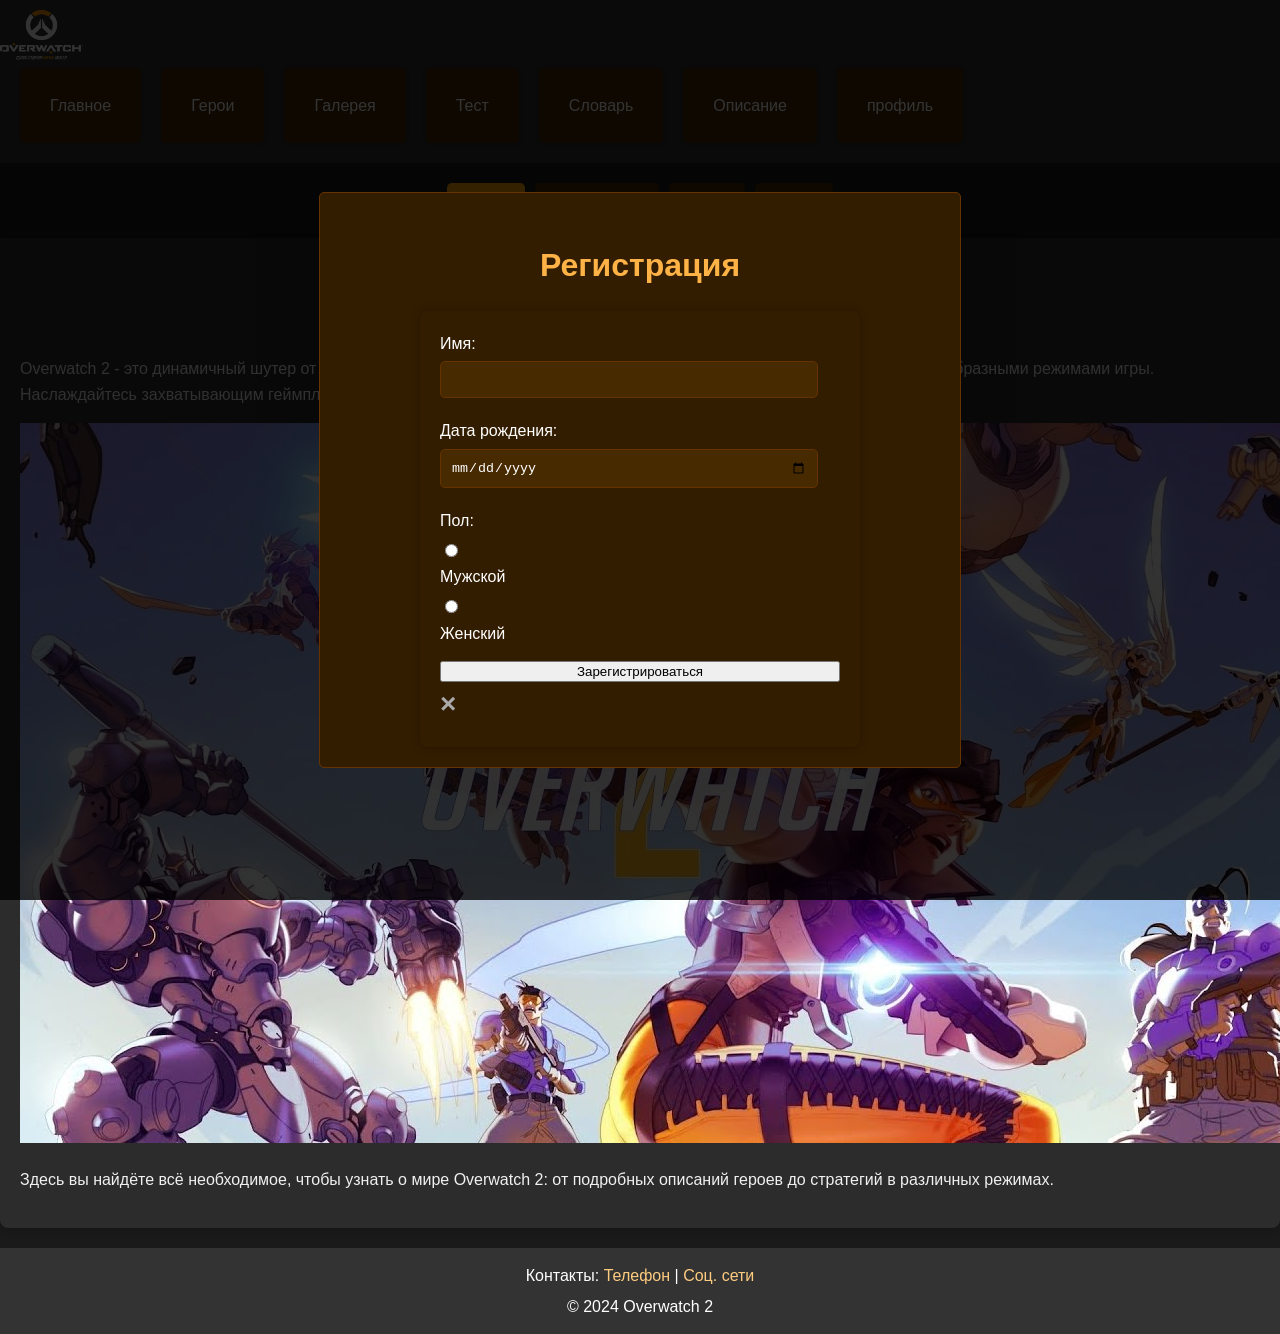
<file: index.html>
<!DOCTYPE html>
<html lang="ru">

<head>
    <meta charset="UTF-8">
    <meta name="viewport" content="width=device-width, initial-scale=1.0">
    <title>Overwatch 2 - Официальный сайт фанатов</title>
    <link rel="stylesheet" href="style.css">
</head>

<body>
    <header>
        <div id="logo">
            <img src="img/your-logo.png" alt="Your Logo">
        </div>
        <nav>
            <ul>
                <li><a href="index.html" id="current">Главное</a></li>
                <li><a href="heroes.html">Герои</a></li>
                <li><a href="gallery.html">Галерея</a></li>
                <li><a href="test.html">Тест</a></li>
                <li><a href="glossary.html">Словарь</a></li>
                <li><a href="description.html">Описание</a></li>
                <li><a href="profile.html">профиль</a></li>
            </ul>
        </nav>
    </header>
    <div id="registrationModal" class="modal">
        <div class="modal-content">
            <h2>Регистрация</h2>
            <form id="registrationForm">
                <div>
                    <label for="nameInput">Имя:</label>
                    <input type="text" id="nameInput" name="name" required>
                </div>
                <div>
                    <label for="dateInput">Дата рождения:</label>
                    <input type="date" id="dateInput" name="date" required>
                </div>
                <div>
                    <label for="gender">Пол:</label>
                    <input type="radio" id="genderMale" name="gender" value="Мужской" required>
                    <label for="genderMale">Мужской</label>
                    <input type="radio" id="genderFemale" name="gender" value="Женский" required>
                    <label for="genderFemale">Женский</label>
                </div>
                <button type="submit">Зарегистрироваться</button>
                <span class="close-modal">&times;</span>
            </form>
        </div>
    </div>
    <main id="content">
        <div class="tabs">
            <button class="tab-button active" data-tab="overview">Обзор</button>
            <button class="tab-button" data-tab="modes">Режимы игры</button>
            <button class="tab-button" data-tab="heroes">Герои</button>
            <button class="tab-button" data-tab="maps">Карты</button>
        </div>
        <div class="tab-content active" id="overview">
            <h2>Добро пожаловать на Overwatch 2!</h2>
            <p>Overwatch 2 - это динамичный шутер от первого лица с большим количеством героев, уникальными
                способностями и разнообразными режимами игры. Наслаждайтесь захватывающим геймплеем и дружелюбной
                атмосферой с друзьями!</p>
            <img src="img/ow2_cover.jpg" alt="Overwatch 2">
            <p>Здесь вы найдёте всё необходимое, чтобы узнать о мире Overwatch 2: от подробных описаний героев до
                стратегий в различных режимах.</p>
        </div>
        <div class="tab-content" id="modes">
            <h2>Режимы игры Overwatch 2</h2>
            <p>Наслаждайтесь захватывающими режимами, каждый из которых требует определенной стратегии и умений.</p>
            <ul>
                <li><strong>Захват точек:</strong> Классический режим, где команды соревнуются в захвате и удержании
                    контрольных точек.</li>
                <li><strong>Сопровождение:</strong> Команды соревнуются в доставке груза по карте.</li>
                <li><strong>Битва:</strong> Быстрый и динамичный режим с простыми правилами.</li>
                <li><strong>Командные бои:</strong> Много новых режимов с уникальными правилами!</li>
                <li><strong>Аркады:</strong> Множество разнообразных аркадных режимов, где вы можете испытать всё!</li>
            </ul>
        </div>
        <div class="tab-content" id="heroes">
            <h2>Герои Overwatch 2</h2>
            <p>Узнайте о каждом герое и выберите себе нового фаворита!</p>
            <p>Здесь представлена информация о 5 героях каждого класса (Танки, Урон, Поддержка).</p>
            <ul>
                <li><strong>Танки:</strong> Райнхардт, Орисса, Заря, Д.Ва, Уинстон</li>
                <li><strong>Урон:</strong> Солдат-76, Трейсер, Жнец, Гэнцзи, Маккри</li>
                <li><strong>Поддержка:</strong> Ангел, Лусио, Дзенъятта, Ана, Мойра</li>
            </ul>
        </div>
        <div class="tab-content" id="maps">
            <h2>Поля боя Overwatch 2</h2>
            <p>Погрузитесь в атмосферу каждой карты с захватывающими сражениями.</p>
            <ul>
                <li><strong>Нью-Йорк:</strong> </li>
                <li><strong>Рио-де-Жанейро:</strong> </li>
                <li><strong>Лондон:</strong> </li>
                <li><strong>Токио:</strong> </li>
                <li><strong>Храм Анубиса:</strong> </li>
            </ul>
            <p>Список карт постоянно пополняется новыми локациями.</p>
        </div>
    </main>
    <footer>
        <div>Контакты: <a href="tel:+7945582409">Телефон</a> | <a href="#">Соц. сети</a></div>
        <div>&copy; 2024 Overwatch 2</div>
    </footer>
    <script src="script.js"></script>
</body>

</html>
</file>
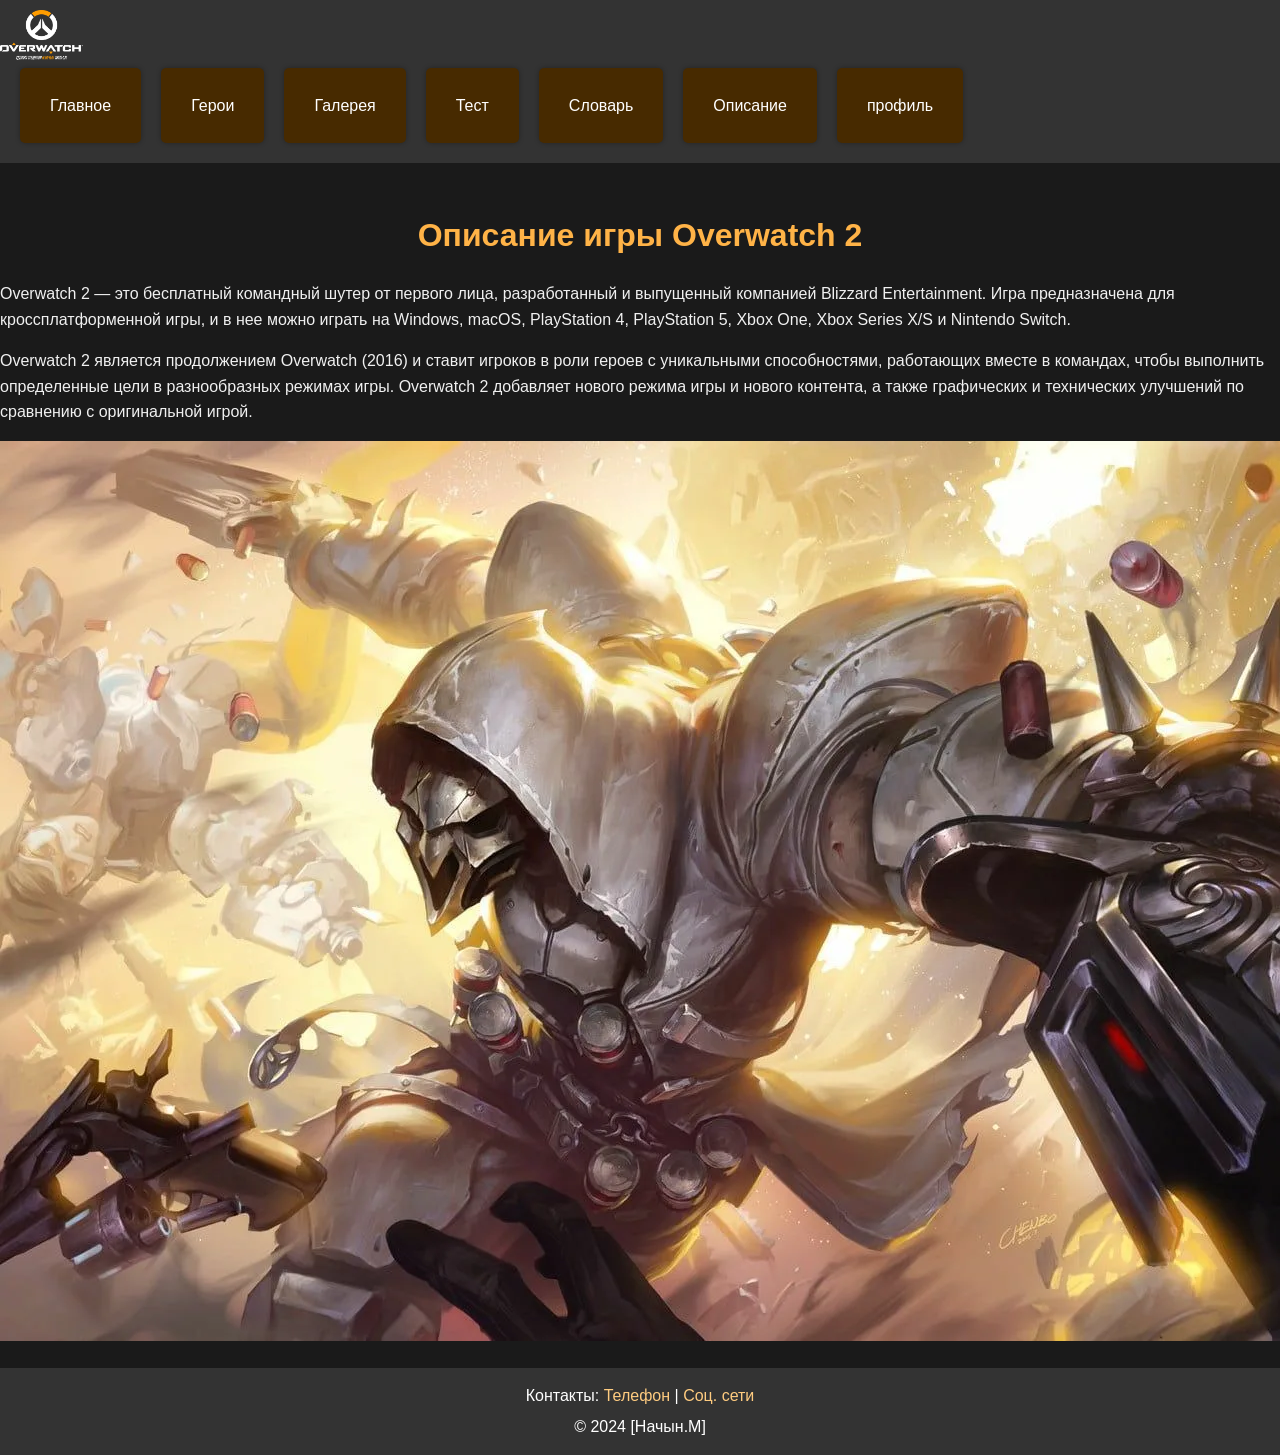
<file: description.html>
<!DOCTYPE html>
<html lang="ru">

<head>
    <meta charset="UTF-8">
    <meta name="viewport" content="width=device-width, initial-scale=1.0">
    <title>Overwatch 2 - Описание</title>
    <link rel="stylesheet" href="style.css">
</head>

<body>
    <header>
        <div id="logo">
            <img src="img/your-logo.png" alt="Your Logo">
        </div>
        <nav>
            <ul>
                <li><a href="index.html">Главное</a></li>
                <li><a href="heroes.html">Герои</a></li>
                <li><a href="gallery.html">Галерея</a></li>
                <li><a href="test.html">Тест</a></li>
                <li><a href="glossary.html">Словарь</a></li>
                <li><a href="description.html" id="current">Описание</a></li>
                <li><a href="profile.html">профиль</a></li>
            </ul>
        </nav>
    </header>
    <main id="content">
        <div class="slide">
            <h2>Описание игры Overwatch 2</h2>
            <p>Overwatch 2 — это бесплатный командный шутер от первого лица, разработанный и выпущенный компанией
                Blizzard Entertainment. Игра предназначена для кроссплатформенной игры, и в нее можно играть на
                Windows, macOS, PlayStation 4, PlayStation 5, Xbox One, Xbox Series X/S и Nintendo Switch. </p>
            <p>Overwatch 2 является продолжением Overwatch (2016) и ставит игроков в роли героев с уникальными
                способностями, работающих вместе в командах, чтобы выполнить определенные цели в разнообразных режимах
                игры. Overwatch 2 добавляет нового режима игры и нового контента, а также графических и технических
                улучшений по сравнению с оригинальной игрой. </p>
            <img src="img/ow3_cover.jpg" alt="Overwatch 2">
        </div>
    </main>
    <footer>
        <div>Контакты: <a href="tel:+7945582409">Телефон</a> | <a href="#">Соц. сети</a></div>
        <div>&copy; 2024 [Начын.М]</div>
    </footer>
    <script src="script.js"></script>
</body>

</html>
</file>
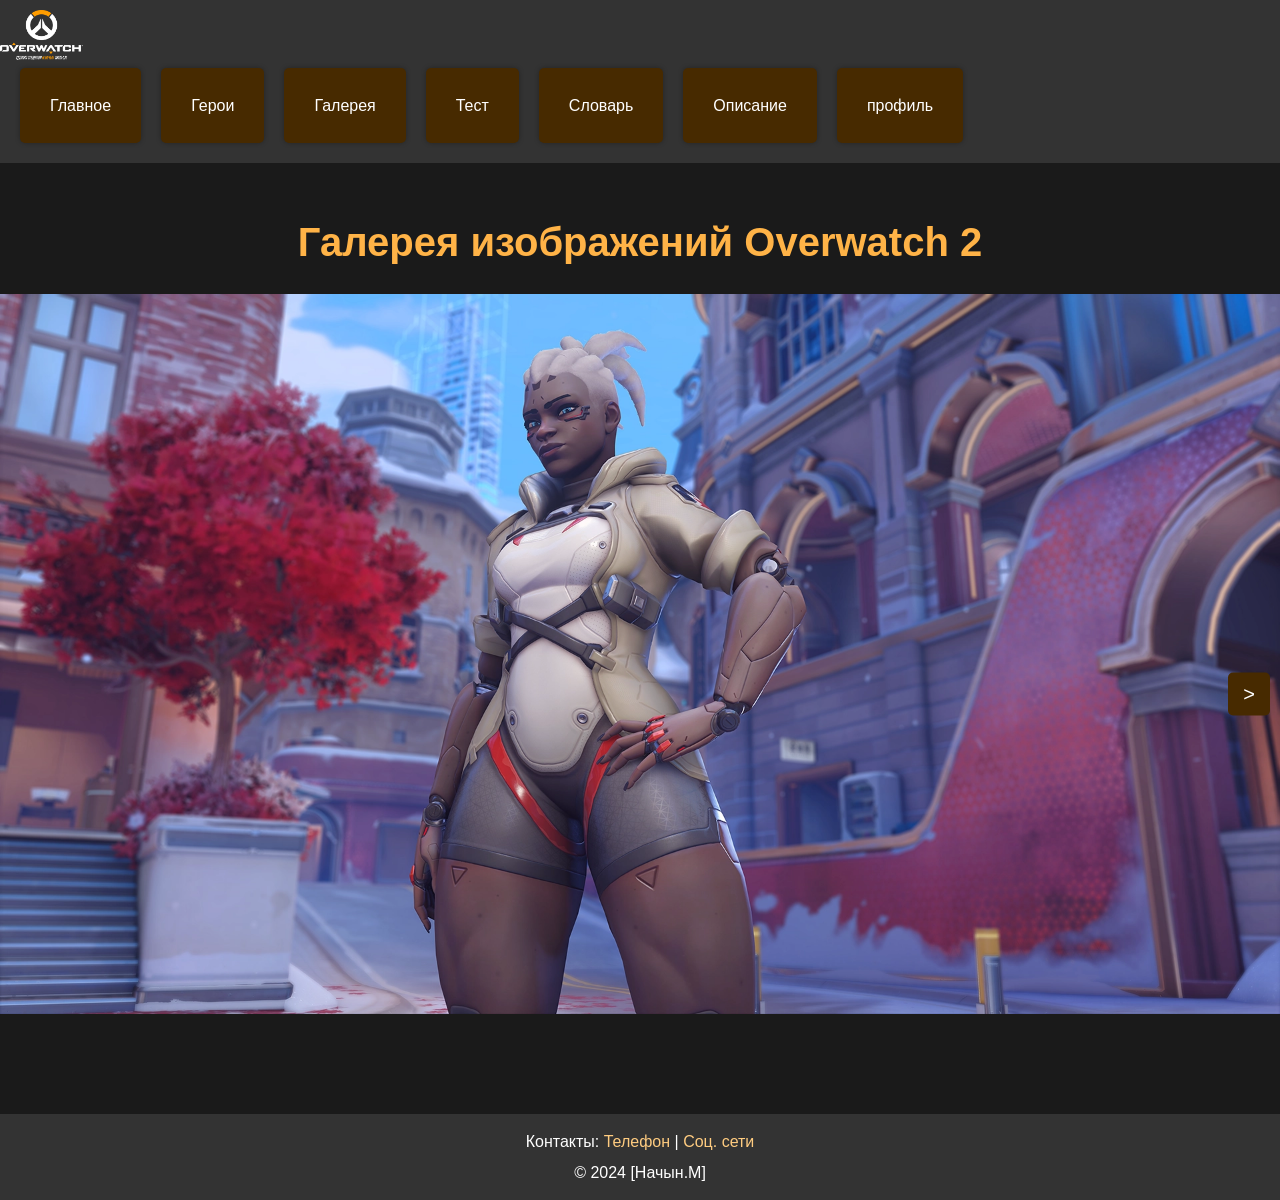
<file: gallery.html>
<!DOCTYPE html>
<html lang="en">

<head>
    <meta charset="UTF-8">
    <title>Overwatch 2 - Gallery</title>
    <link rel="stylesheet" href="style.css">
</head>

<body>
    <header>
        <div id="logo">
            <img src="img/your-logo.png" alt="Your Logo">
        </div>
        <nav>
            <ul>
                <li><a href="index.html">Главное</a></li>
                <li><a href="heroes.html">Герои</a></li>
                <li><a href="gallery.html" id="current">Галерея</a></li>
                <li><a href="test.html">Тест</a></li>
                <li><a href="glossary.html">Словарь</a></li>
                <li><a href="description.html">Описание</a></li>
                <li><a href="profile.html">профиль</a></li>
            </ul>
        </nav>
    </header>
    <main id="content">
        <h1>Галерея изображений Overwatch 2</h1>
        <div class="gallery-container">
            <button id="prevButton" class="gallery-button">
                <span>&lt;</span>
            </button>
            <div class="gallery-slide">
                <div class="gallery-images">
                    <img src="img/umg/image1.jpg" alt="Image 1">
                    <img src="img/umg/image2.jpg" alt="Image 2">
                    <img src="img/umg/image3.jpg" alt="Image 3">
                    <img src="img/umg/image4.jpg" alt="Image 4">
                    <img src="img/umg/image5.jpg" alt="Image 5">
                    <img src="img/umg/image6.jpg" alt="Image 6">
                    <img src="img/umg/image7.jpg" alt="Image 7">
                    <img src="img/umg/image8.jpg" alt="Image 8">
                    <img src="img/umg/image9.jpg" alt="Image 9">
                    <img src="img/umg/image10.jpg" alt="Image 10">
                </div>
            </div>
            <button id="nextButton" class="gallery-button">
                <span>&gt;</span>
            </button>
        </div>
    </main>
    <footer>
        <div>Контакты: <a href="tel:+7945582409">Телефон</a> | <a href="#">Соц. сети</a></div>
        <div>&copy; 2024 [Начын.М]</div>
    </footer>
    <script src="script.js"></script>
</body>

</html>
</file>
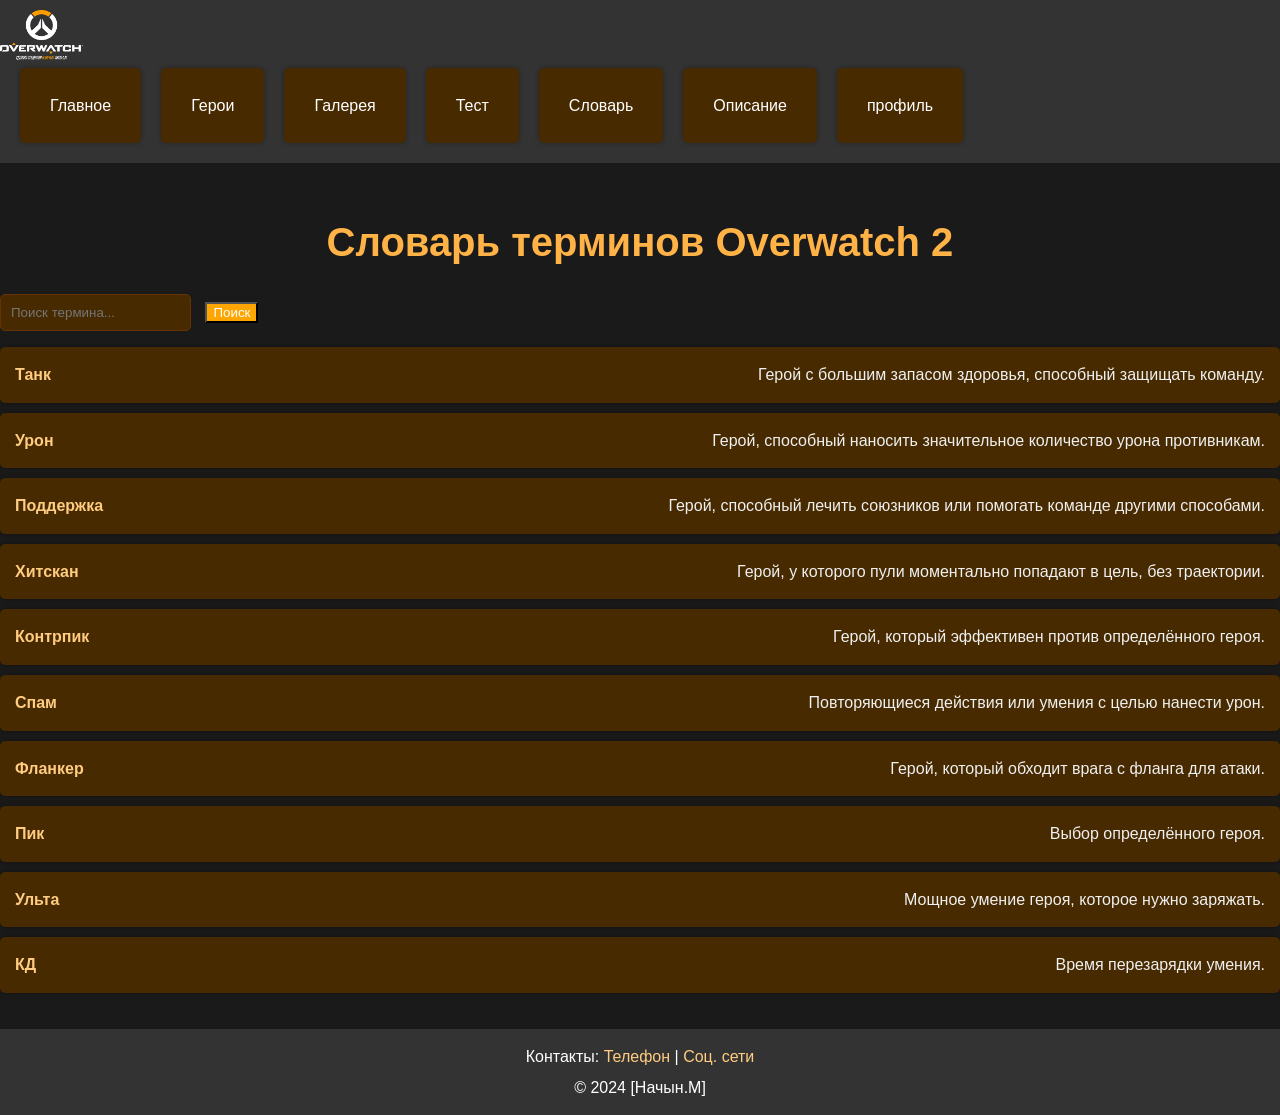
<file: glossary.html>
<!DOCTYPE html>
<html lang="en">

<head>
    <meta charset="UTF-8">
    <title>Overwatch 2 - Glossary</title>
    <link rel="stylesheet" href="style.css">
</head>

<body>
    <header>
        <div id="logo">
            <img src="img/your-logo.png" alt="Your Logo">
        </div>
        <nav>
            <ul>
                <li><a href="index.html">Главное</a></li>
                <li><a href="heroes.html">Герои</a></li>
                <li><a href="gallery.html">Галерея</a></li>
                <li><a href="test.html">Тест</a></li>
                <li><a href="glossary.html" id="current">Словарь</a></li>
                <li><a href="description.html">Описание</a></li>
                <li><a href="profile.html">профиль</a></li>
            </ul>
        </nav>
    </header>
    <main id="content">
        <h1>Словарь терминов Overwatch 2</h1>
        <input type="text" id="search-term" placeholder="Поиск термина...">
        <button id="search-button">Поиск</button>
        <button id="end-search-button" style="display: none;">Закончить поиск</button>
        <ul id="glossary-list">
            <li>
                <span class="term">Танк</span>
                <span class="definition">Герой с большим запасом здоровья, способный защищать команду.</span>
            </li>
            <li>
                <span class="term">Урон</span>
                <span class="definition">Герой, способный наносить значительное количество урона противникам.</span>
            </li>
            <li>
                <span class="term">Поддержка</span>
                <span class="definition">Герой, способный лечить союзников или помогать команде другими
                    способами.</span>
            </li>
            <li>
                <span class="term">Хитскан</span>
                <span class="definition">Герой, у которого пули моментально попадают в цель, без траектории.</span>
            </li>
            <li>
                <span class="term">Контрпик</span>
                <span class="definition">Герой, который эффективен против определённого героя.</span>
            </li>
            <li>
                <span class="term">Спам</span>
                <span class="definition">Повторяющиеся действия или умения с целью нанести урон.</span>
            </li>
            <li>
                <span class="term">Фланкер</span>
                <span class="definition">Герой, который обходит врага с фланга для атаки.</span>
            </li>
            <li>
                <span class="term">Пик</span>
                <span class="definition">Выбор определённого героя.</span>
            </li>
            <li>
                <span class="term">Ульта</span>
                <span class="definition">Мощное умение героя, которое нужно заряжать.</span>
            </li>
            <li>
                <span class="term">КД</span>
                <span class="definition">Время перезарядки умения.</span>
            </li>
        </ul>
    </main>
    <footer>
        <div>Контакты: <a href="tel:+7945582409">Телефон</a> | <a href="#">Соц. сети</a></div>
        <div>&copy; 2024 [Начын.М]</div>
    </footer>
    <script src="script.js"></script>
</body>

</html>
</file>
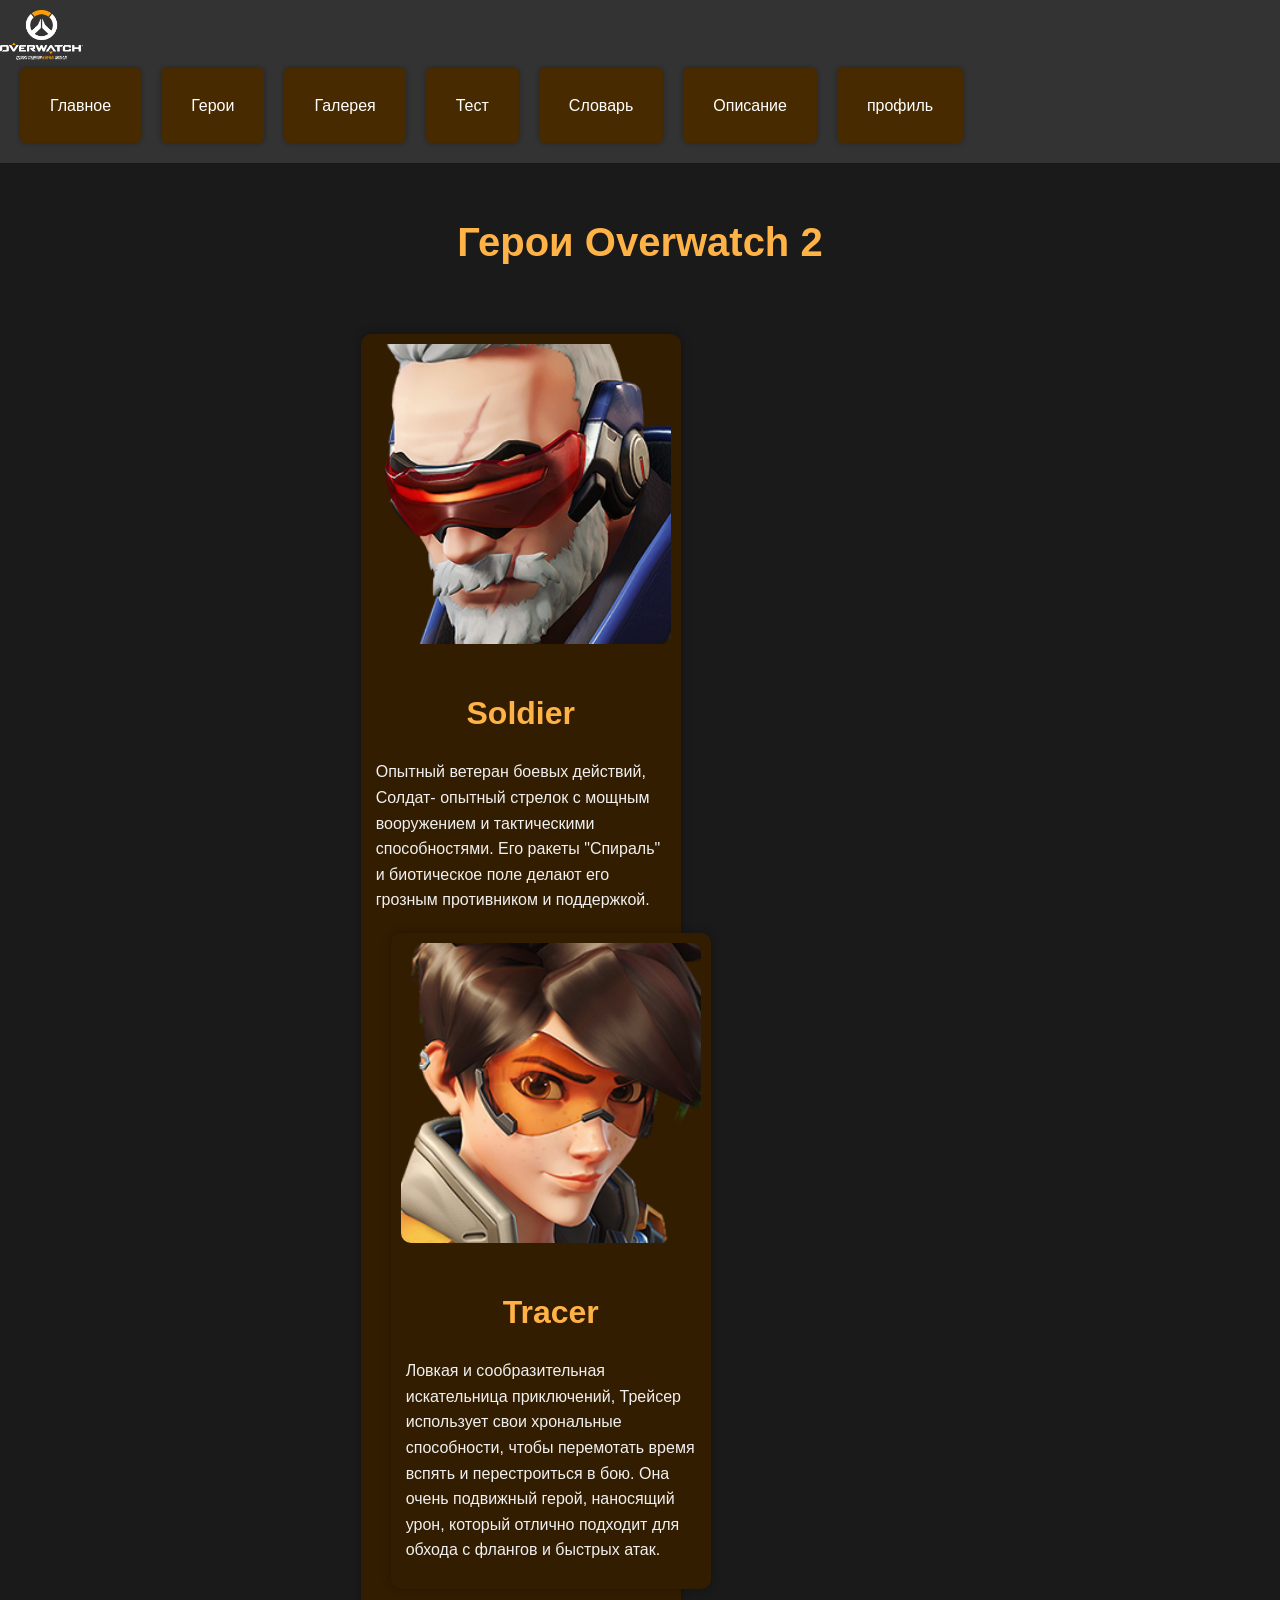
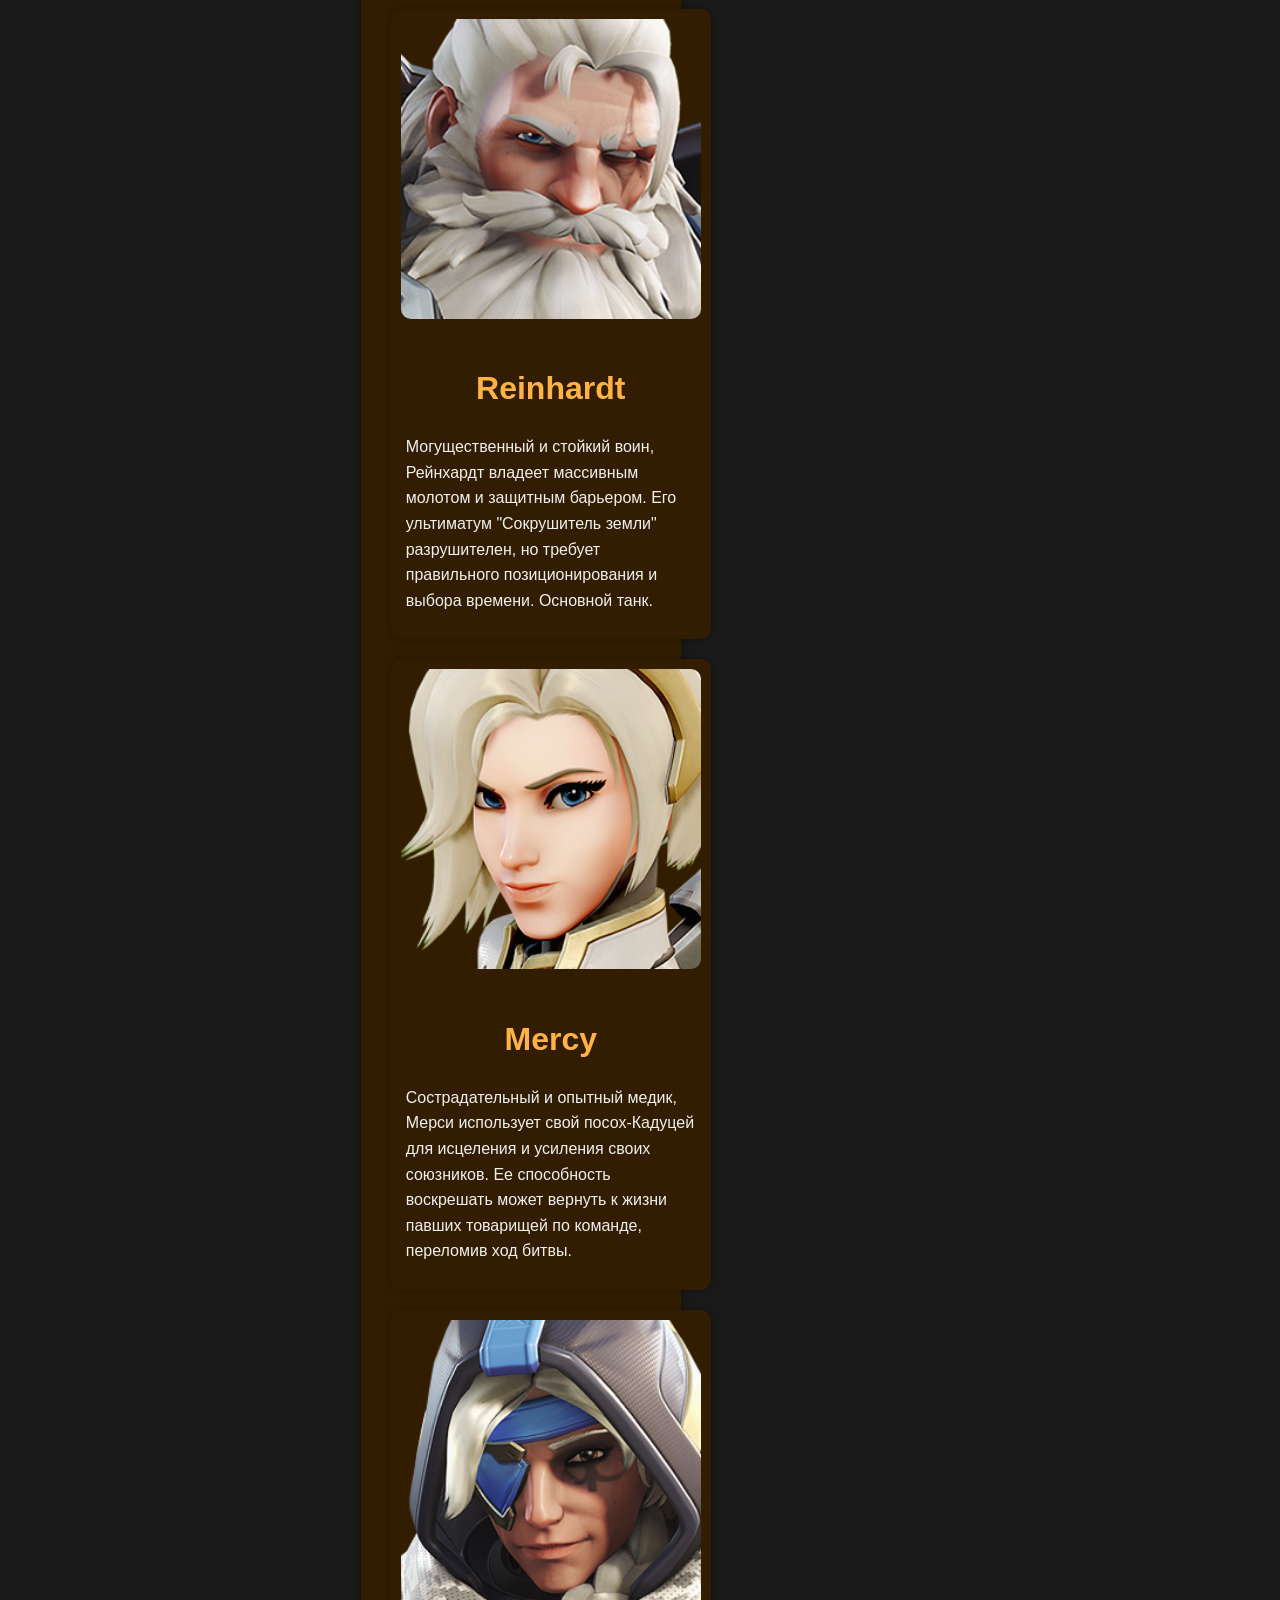
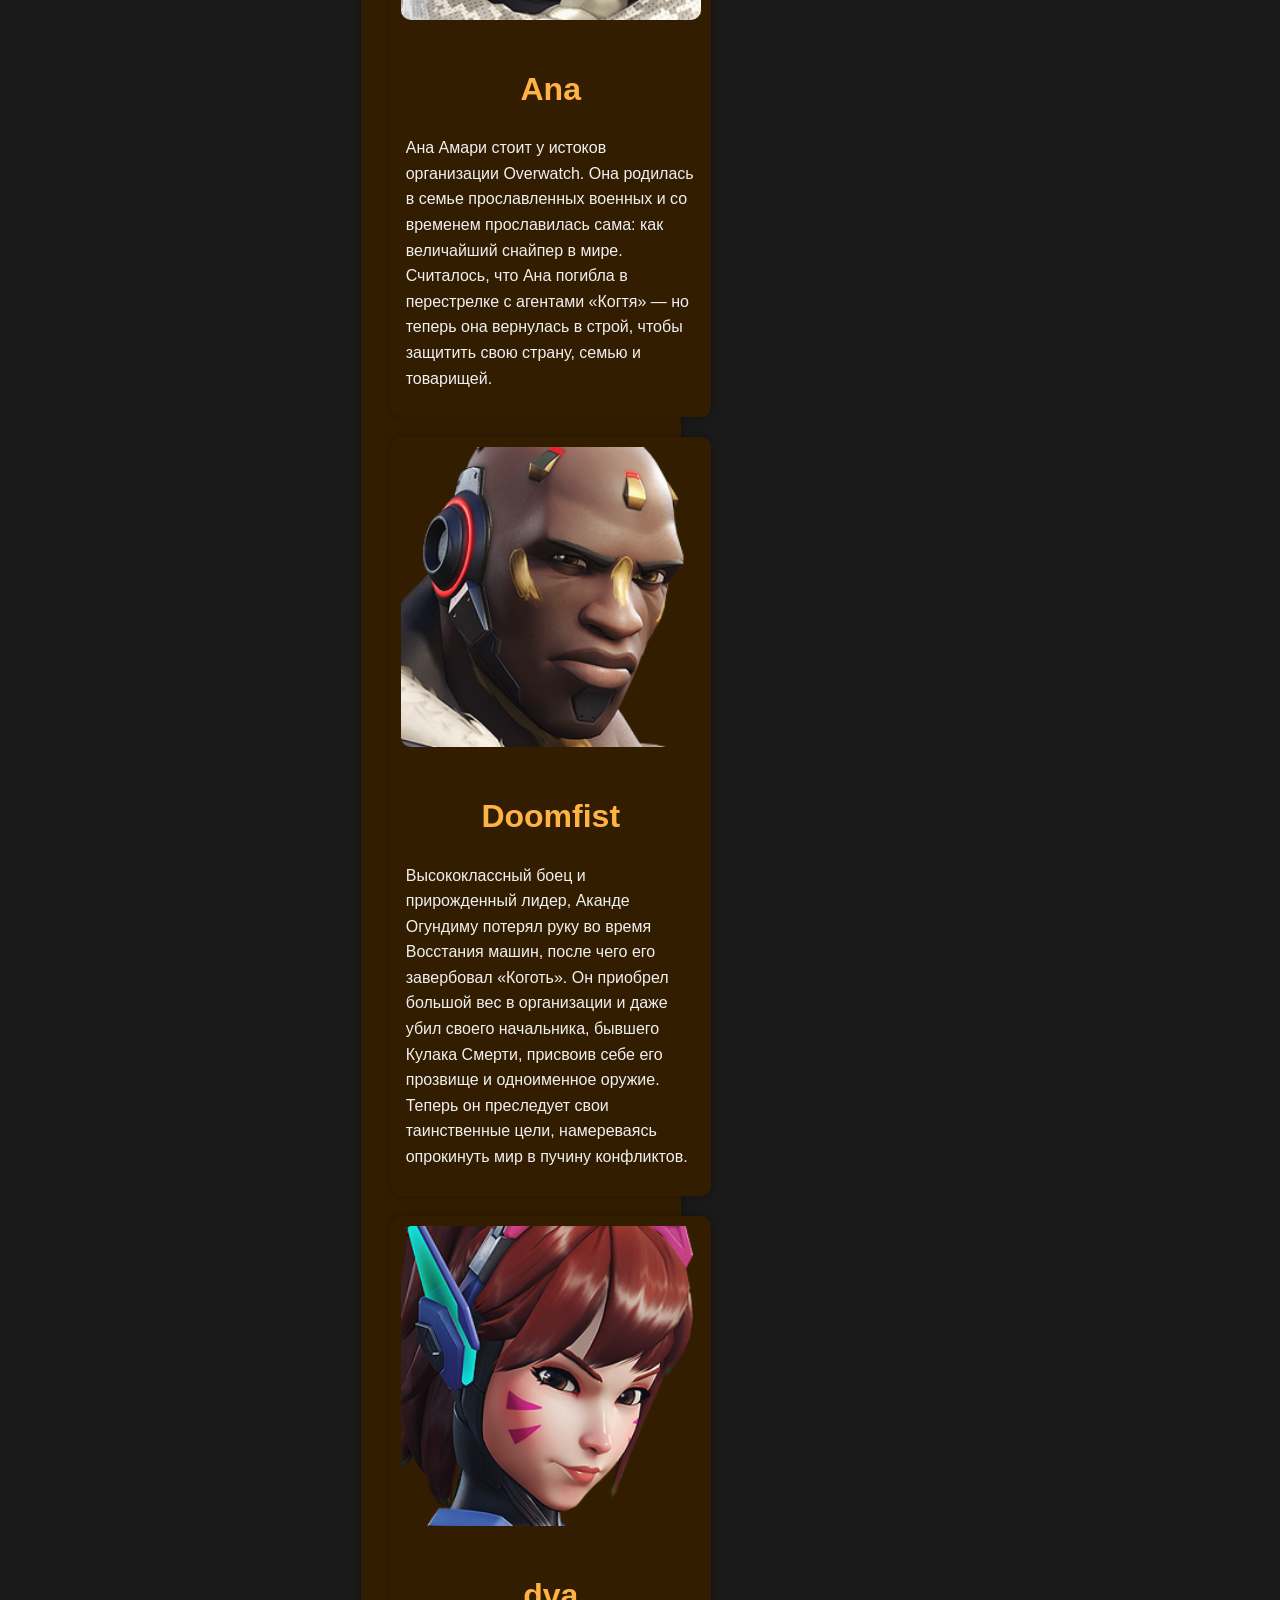
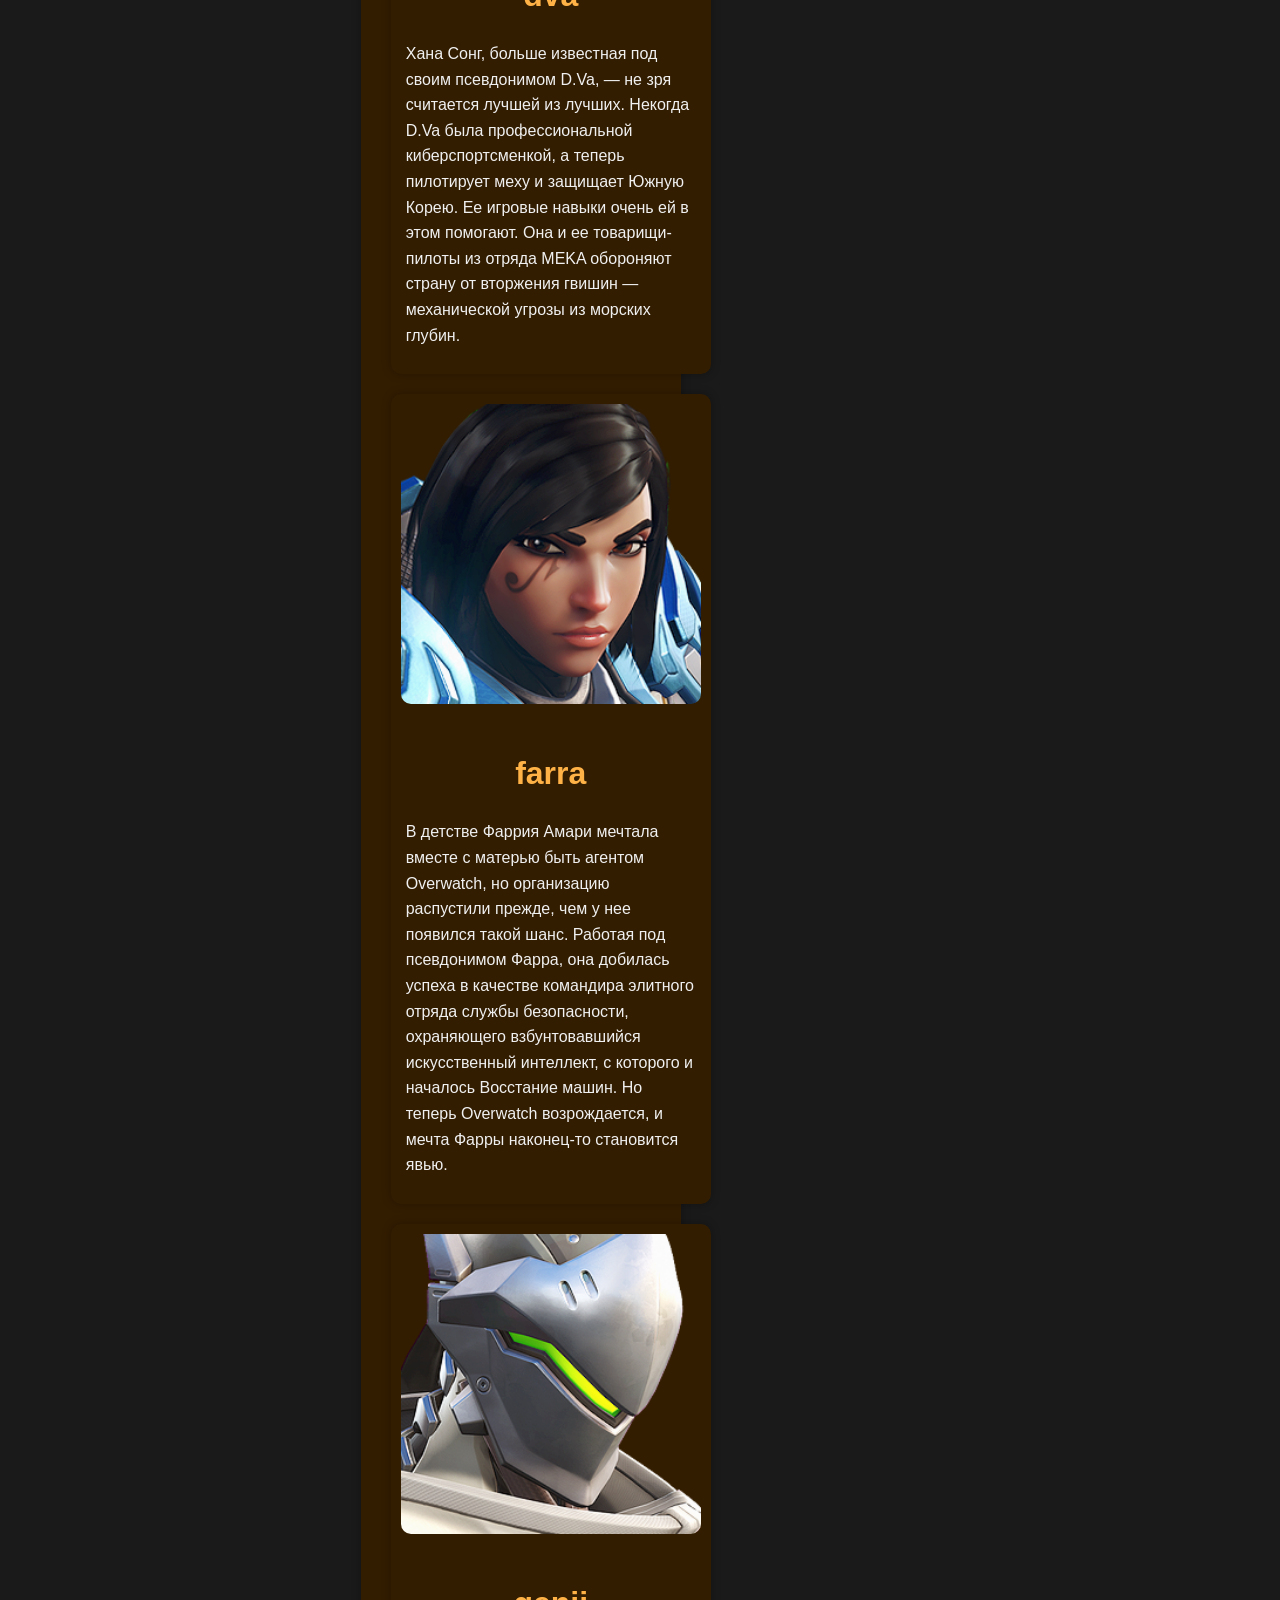
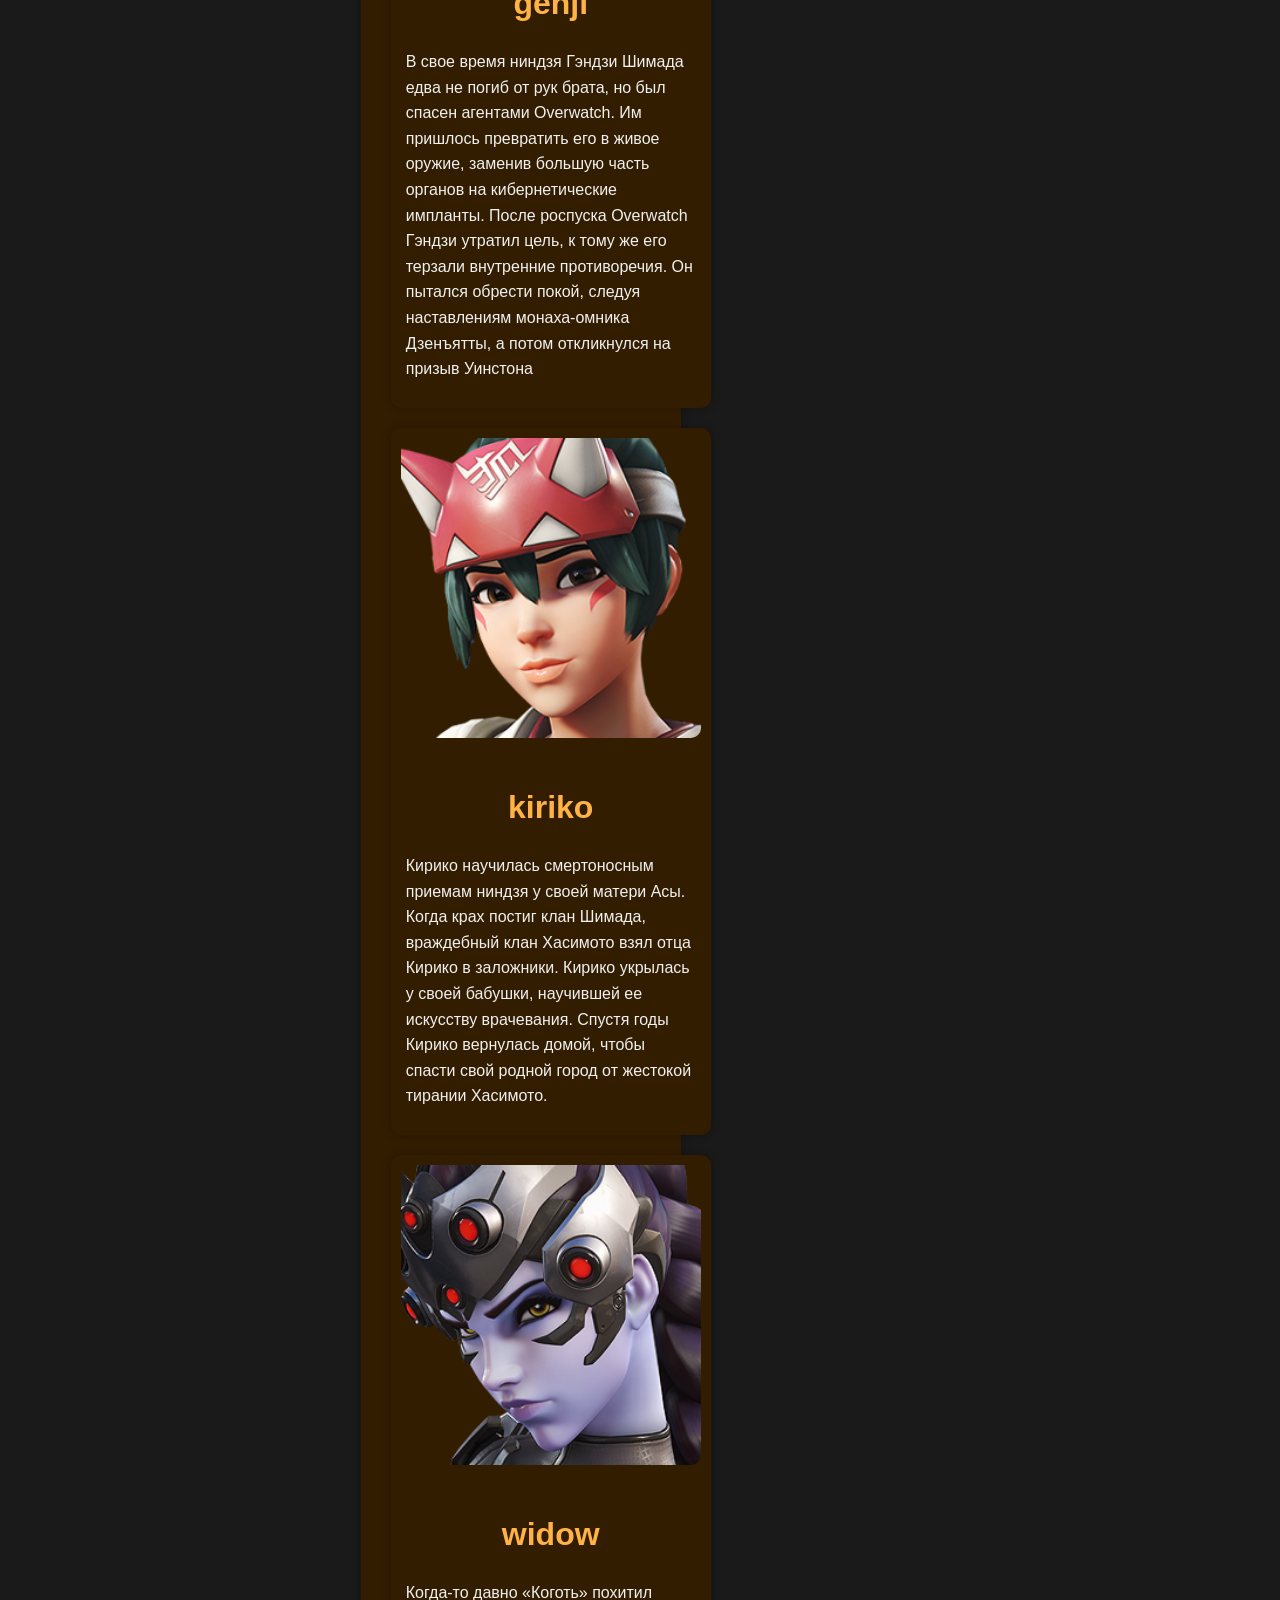
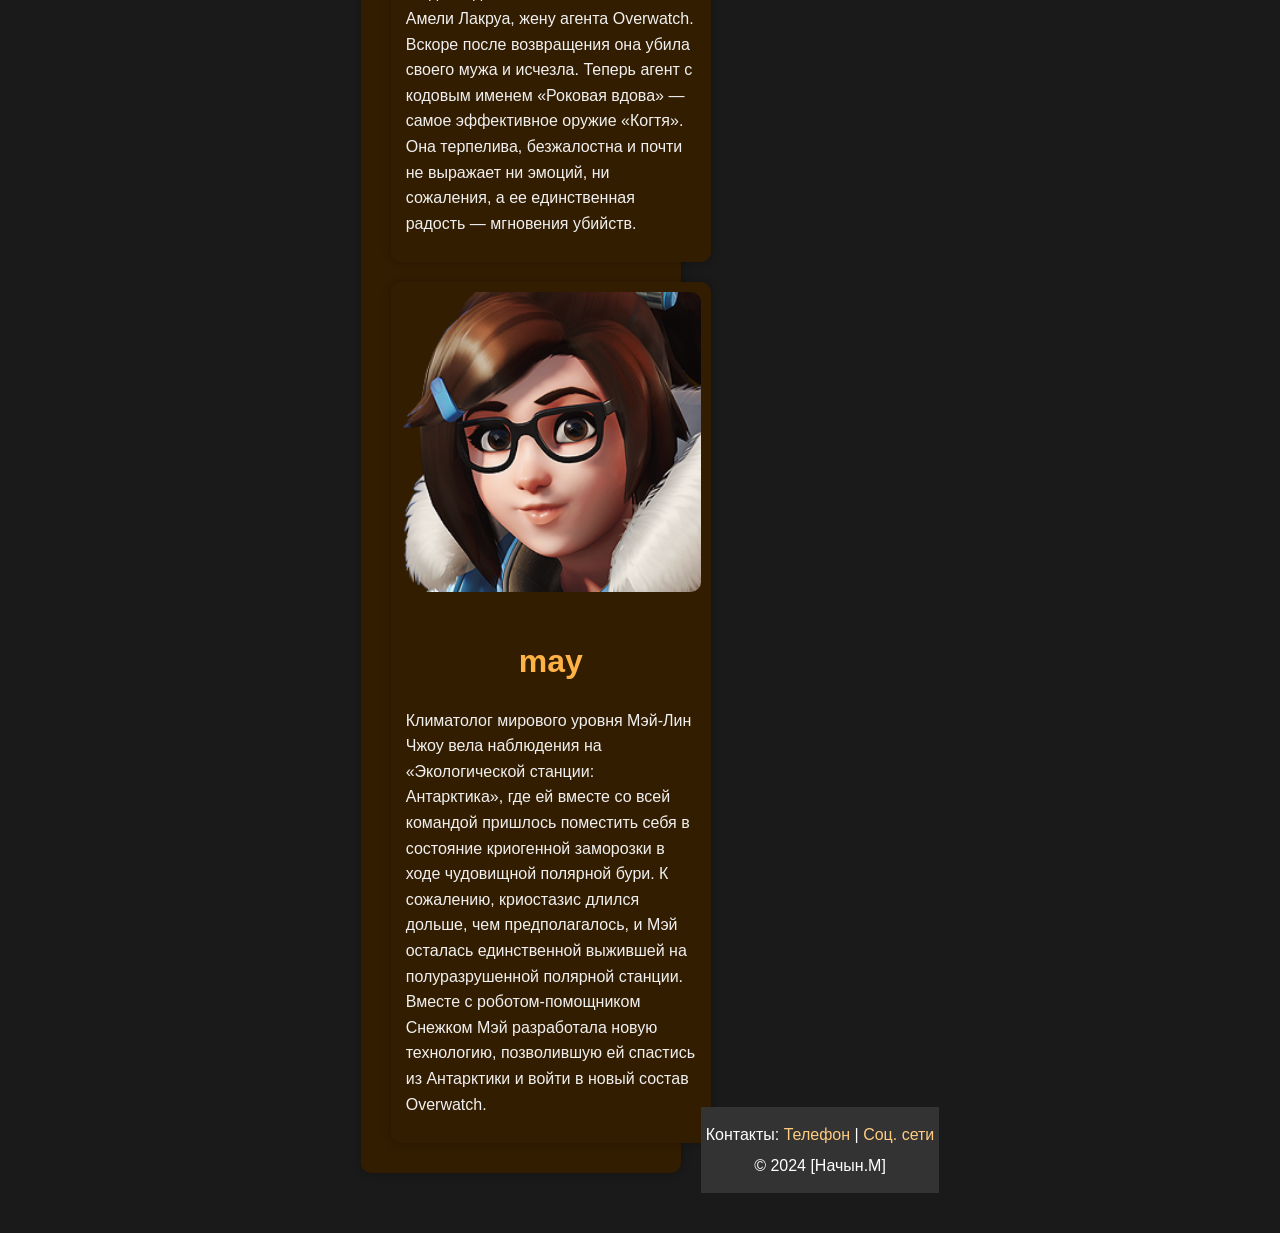
<file: heroes.html>
<!DOCTYPE html>
<html lang="en">

<head>
    <meta charset="UTF-8">
    <title>Overwatch 2 - Heroes</title>
    <link rel="stylesheet" href="style.css">
</head>

<body>
    <header>
        <div id="logo">
            <img src="img/your-logo.png" alt="Your Logo">
        </div>
        <nav>
            <ul>
                <li><a href="index.html">Главное</a></li>
                <li><a href="heroes.html" id="current">Герои</a></li>
                <li><a href="gallery.html">Галерея</a></li>
                <li><a href="test.html">Тест</a></li>
                <li><a href="glossary.html">Словарь</a></li>
                <li><a href="description.html">Описание</a></li>
                <li><a href="profile.html">профиль</a></li>
            </ul>
        </nav>
    </header>
    <main id="content">
        <h1>Герои Overwatch 2</h1>
        <div class="heroes-container">
            <div class="hero-block">
                <div class="hero">
                    <img src="img/hero/soldier.png" alt="Soldier">
                    <h2>Soldier</h2>
                    <p>Опытный ветеран боевых действий, Солдат- опытный стрелок с мощным вооружением и тактическими
                        способностями. Его ракеты "Спираль" и биотическое поле делают его грозным противником и
                        поддержкой.</p>
                    <div class="hero">
                        <img src="img/hero/tracer.png" alt="Tracer">
                        <h2>Tracer</h2>
                        <p>Ловкая и сообразительная искательница приключений, Трейсер использует свои хрональные
                            способности, чтобы перемотать время вспять и перестроиться в бою. Она очень подвижный герой,
                            наносящий урон, который отлично подходит для обхода с флангов и быстрых атак.</p>
                    </div>
                    <div class="hero">
                        <img src="img/hero/reinhardt.png" alt="Reinhardt">
                        <h2>Reinhardt</h2>
                        <p>Могущественный и стойкий воин, Рейнхардт владеет массивным молотом и защитным барьером. Его
                            ультиматум "Сокрушитель земли" разрушителен, но требует правильного позиционирования и
                            выбора
                            времени. Основной танк.</p>
                    </div>
                    <div class="hero">
                        <img src="img/hero/mercy.png" alt="Mercy">
                        <h2>Mercy</h2>
                        <p>Сострадательный и опытный медик, Мерси использует свой посох-Кадуцей для исцеления и усиления
                            своих союзников. Ее способность воскрешать может вернуть к жизни павших товарищей по
                            команде,
                            переломив ход битвы.</p>
                    </div>
                    <div class="hero">
                        <img src="img/hero/ana.png" alt="Ana">
                        <h2>Ana</h2>
                        <p>Ана Амари стоит у истоков организации Overwatch. Она родилась в семье прославленных военных и
                            со
                            временем прославилась сама: как величайший снайпер в мире.
                            Считалось, что Ана погибла в перестрелке с агентами «Когтя» — но теперь она вернулась в
                            строй, чтобы
                            защитить свою страну, семью и товарищей.</p>
                    </div>
                    <div class="hero">
                        <img src="img/hero/Doomfist.png" alt="Doomfist">
                        <h2>Doomfist</h2>
                        <p>Высококлассный боец и прирожденный лидер, Аканде Огундиму потерял руку во время Восстания
                            машин,
                            после чего его завербовал «Коготь». Он приобрел большой вес в организации и даже убил своего
                            начальника,
                            бывшего Кулака Смерти, присвоив себе его прозвище и одноименное оружие. Теперь он преследует
                            свои
                            таинственные цели, намереваясь опрокинуть мир в пучину конфликтов.</p>
                    </div>
                    <div class="hero">
                        <img src="img/hero/dva.png" alt="dva">
                        <h2>dva</h2>
                        <p>Хана Сонг, больше известная под своим псевдонимом D.Va, — не зря считается лучшей из лучших.
                            Некогда
                            D.Va была профессиональной киберспортсменкой, а теперь пилотирует меху и защищает Южную
                            Корею.
                            Ее игровые навыки очень ей в этом помогают. Она и ее товарищи-пилоты из отряда MEKA
                            обороняют страну
                            от вторжения гвишин — механической угрозы из морских глубин.</p>
                    </div>
                    <div class="hero">
                        <img src="img/hero/farra.png" alt="farra">
                        <h2>farra</h2>
                        <p>В детстве Фаррия Амари мечтала вместе с матерью быть агентом Overwatch, но организацию
                            распустили
                            прежде, чем у нее появился такой шанс. Работая под псевдонимом Фарра, она добилась успеха в
                            качестве
                            командира элитного отряда службы безопасности,
                            охраняющего взбунтовавшийся искусственный интеллект, с которого и началось Восстание машин.
                            Но
                            теперь Overwatch возрождается, и мечта Фарры наконец-то становится явью.</p>
                    </div>
                    <div class="hero">
                        <img src="img/hero/genji.png" alt="genji">
                        <h2>genji</h2>
                        <p>В свое время ниндзя Гэндзи Шимада едва не погиб от рук брата, но был спасен агентами
                            Overwatch. Им
                            пришлось превратить его в живое оружие, заменив большую часть органов на кибернетические
                            импланты.
                            После роспуска Overwatch Гэндзи утратил цель,
                            к тому же его терзали внутренние противоречия. Он пытался обрести покой, следуя наставлениям
                            монаха-омника Дзенъятты, а потом откликнулся на призыв Уинстона</p>
                    </div>
                    <div class="hero">
                        <img src="img/hero/kiriko.png" alt="kiriko">
                        <h2>kiriko</h2>
                        <p>Кирико научилась смертоносным приемам ниндзя у своей матери Асы. Когда крах постиг клан
                            Шимада,
                            враждебный клан Хасимото взял отца Кирико в заложники. Кирико укрылась у своей бабушки,
                            научившей ее искусству врачевания. Спустя годы Кирико вернулась домой, чтобы спасти свой
                            родной
                            город от жестокой тирании Хасимото.</p>
                    </div>
                    <div class="hero">
                        <img src="img/hero/widow.png" alt="widow">
                        <h2>widow</h2>
                        <p>Когда-то давно «Коготь» похитил Амели Лакруа, жену агента Overwatch. Вскоре после возвращения
                            она
                            убила своего мужа и исчезла.
                            Теперь агент с кодовым именем «Роковая вдова» — самое эффективное оружие «Когтя». Она
                            терпелива,
                            безжалостна и почти не выражает ни эмоций,
                            ни сожаления, а ее единственная радость — мгновения убийств.</p>
                    </div>
                    <div class="hero">
                        <img src="img/hero/may.png" alt="may">
                        <h2>may</h2>
                        <p>Климатолог мирового уровня Мэй-Лин Чжоу вела наблюдения на «Экологической станции:
                            Антарктика»,
                            где ей вместе со всей командой пришлось поместить себя в состояние криогенной заморозки в
                            ходе
                            чудовищной полярной бури. К сожалению, криостазис длился дольше,
                            чем предполагалось, и Мэй осталась единственной выжившей на полуразрушенной полярной
                            станции. Вместе
                            с роботом-помощником Снежком Мэй разработала новую технологию,
                            позволившую ей спастись из Антарктики и войти в новый состав Overwatch.</p>
                    </div>
                </div>
            </div>
            <footer>
                <div>Контакты: <a href="tel:+7945582409">Телефон</a> | <a href="#">Соц. сети</a></div>
                <div>&copy; 2024 [Начын.М]</div>
            </footer>
</body>

</html>
</file>
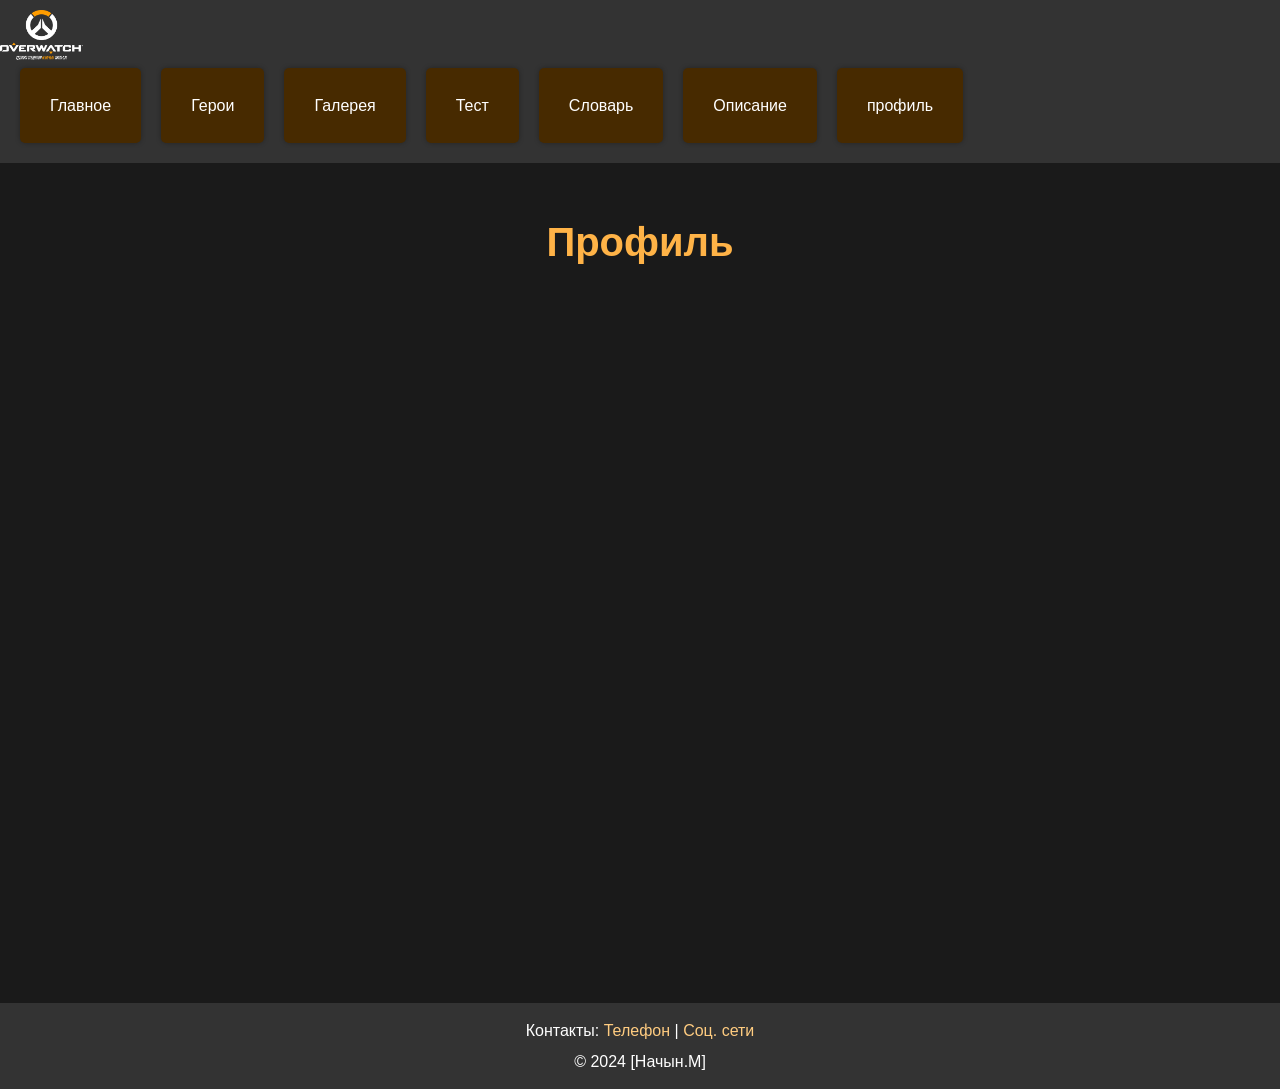
<file: profile.html>
<!DOCTYPE html>
<html lang="en">

<head>
    <meta charset="UTF-8">
    <title>Overwatch 2 - Profile</title>
    <link rel="stylesheet" href="style.css">
</head>

<body>
    <header>
        <div id="logo">
            <img src="img/your-logo.png" alt="Your Logo">
        </div>
        <nav>
            <ul>
                <li><a href="index.html">Главное</a></li>
                <li><a href="heroes.html">Герои</a></li>
                <li><a href="gallery.html">Галерея</a></li>
                <li><a href="test.html">Тест</a></li>
                <li><a href="glossary.html">Словарь</a></li>
                <li><a href="description.html">Описание</a></li>
                <li><a href="profile.html" id="current">профиль</a></li>
            </ul>
        </nav>
    </header>
    <main id="content">
        <h1>Профиль</h1>
        <div id="profile-slide">
            <div id="name"></div>
            <div id="date"></div>
            <div id="gender"></div>
            <button id="editProfile">Редактировать</button>
        </div>
        <div id="editForm" style="display: none;">
            <h2>Редактировать профиль</h2>
            <form id="editForm">
                <label for="editName">Имя:</label>
                <input type="text" id="editName" required><br>
                <label for="editDate">Дата рождения:</label>
                <input type="date" id="editDate" required><br>
                <label>Пол:</label><br>
                <input type="radio" id="editGenderMale" name="editGender" value="мужской" required>
                <label for="editGenderMale">Мужской</label><br>
                <input type="radio" id="editGenderFemale" name="editGender" value="женский" required>
                <label for="editGenderFemale">Женский</label><br>
                <button type="submit">Сохранить</button>
                <div id="editResult"></div>
            </form>
        </div>
        <div id="result"></div>
    </main>
    <footer>
        <div>Контакты: <a href="tel:+7945582409">Телефон</a> | <a href="#">Соц. сети</a></div>
        <div>&copy; 2024 [Начын.М]</div>
    </footer>
    <script src="script.js"></script>
</body>

</html>
</file>
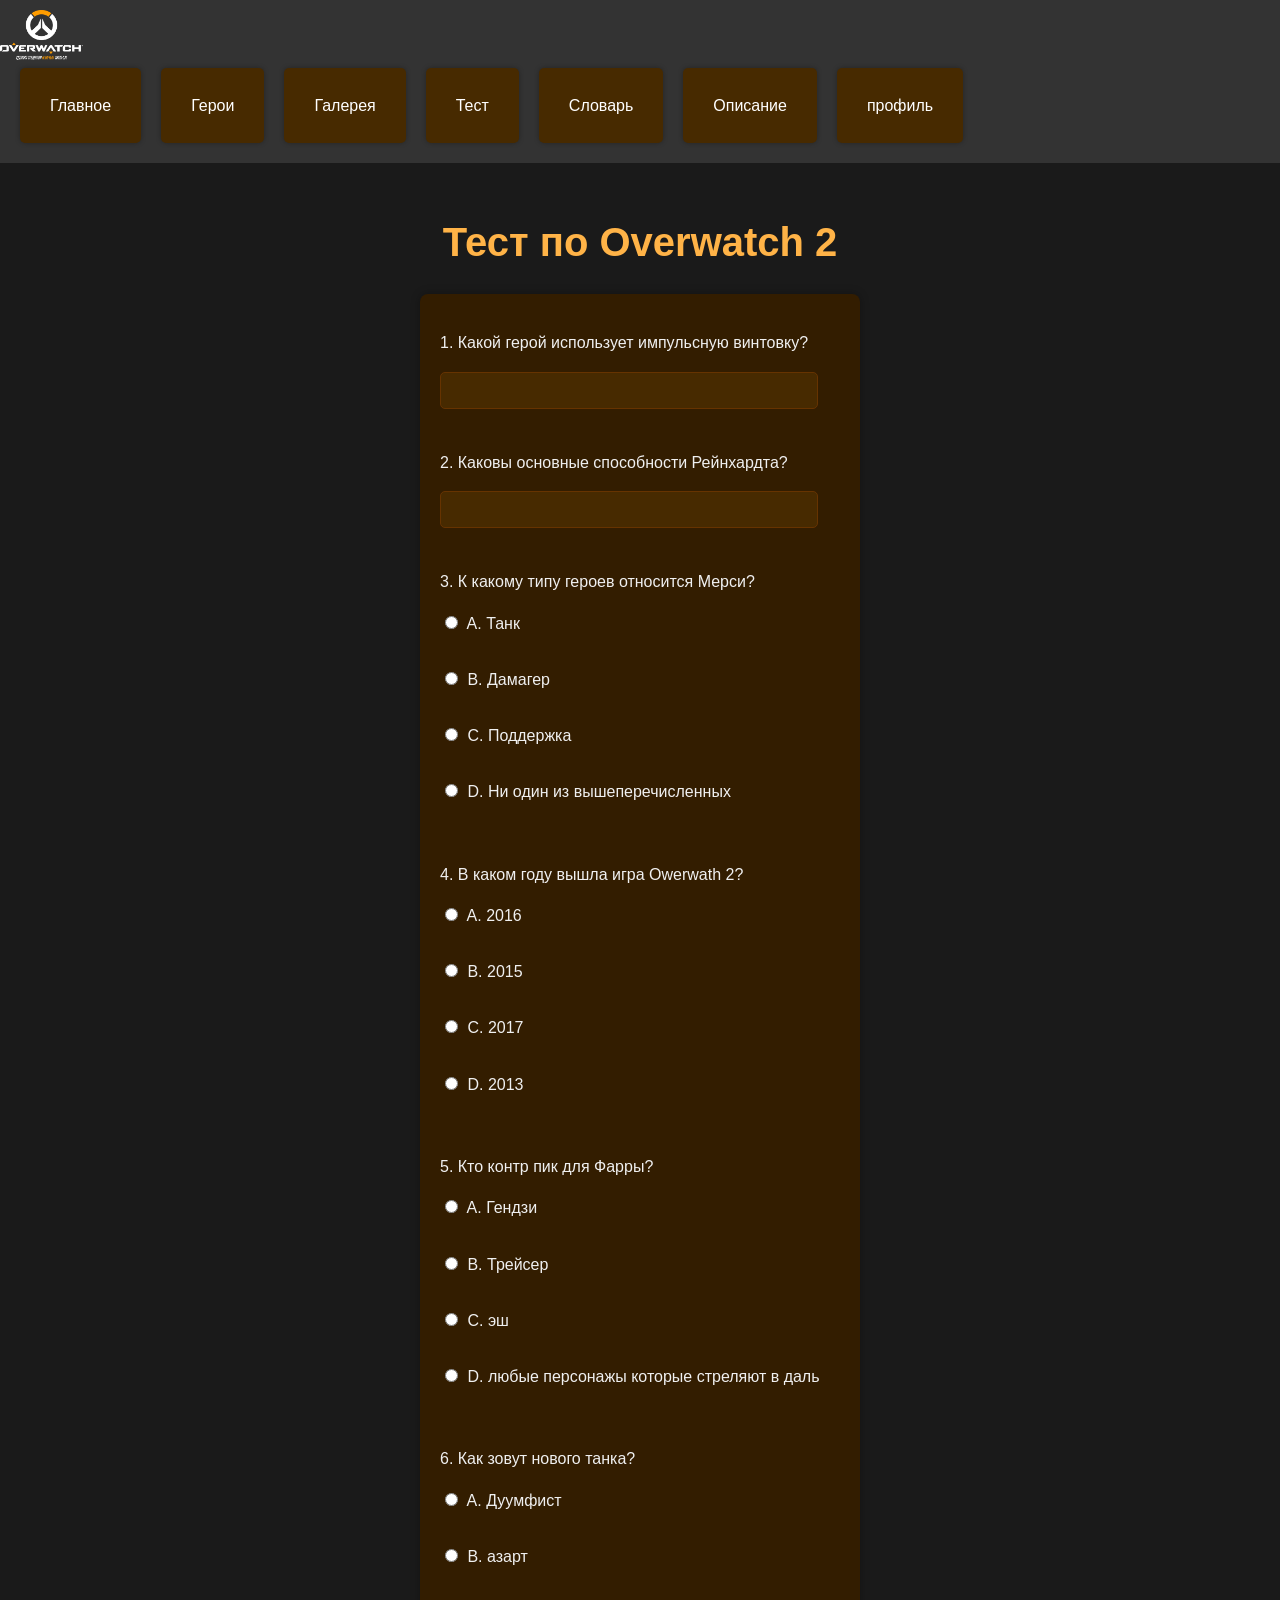
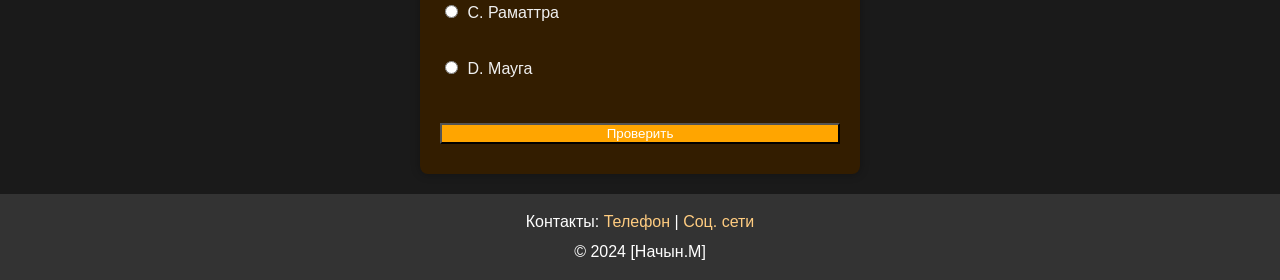
<file: test.html>
<!DOCTYPE html>
<html lang="en">

<head>
    <meta charset="UTF-8">
    <title>Overwatch 2 - Test</title>
    <link rel="stylesheet" href="style.css">
</head>

<body>
    <header>
        <div id="logo">
            <img src="img/your-logo.png" alt="Your Logo">
        </div>
        <nav>
            <ul>
                <li><a href="index.html">Главное</a></li>
                <li><a href="heroes.html">Герои</a></li>
                <li><a href="gallery.html">Галерея</a></li>
                <li><a href="test.html" id="current">Тест</a></li>
                <li><a href="glossary.html">Словарь</a></li>
                <li><a href="description.html">Описание</a></li>
                <li><a href="profile.html">профиль</a></li>
            </ul>
        </nav>
    </header>
    <main id="content">
        <h1>Тест по Overwatch 2</h1>
        <form id="quiz">
            <div>
                <p>1. Какой герой использует импульсную винтовку?</p>
                <input type="text" name="q1" id="q1-1"> <label for="q1-1"></label>
            </div>
            <div>
                <p>2. Каковы основные способности Рейнхардта?</p>
                <input type="text" name="q2" id="q2-2"> <label for="q2-2"></label>
            </div>
            <div>
                <p>3. К какому типу героев относится Мерси?</p>
                <label><input type="radio" name="q3" value="A"> A. Танк</label><br>
                <label><input type="radio" name="q3" value="B"> B. Дамагер</label><br>
                <label><input type="radio" name="q3" value="C"> C. Поддержка</label><br>
                <label><input type="radio" name="q3" value="D"> D. Ни один из вышеперечисленных</label><br>
            </div>
            <div>
                <p>4. В каком году вышла игра Owerwath 2?</p>
                <label><input type="radio" name="q4" value="A"> A. 2016</label><br>
                <label><input type="radio" name="q4" value="B"> B. 2015</label><br>
                <label><input type="radio" name="q4" value="C"> C. 2017</label><br>
                <label><input type="radio" name="q4" value="D"> D. 2013</label><br>
            </div>
            <div>
                <p>5. Кто контр пик для Фарры?</p>
                <label><input type="radio" name="q5" value="A"> A. Гендзи</label><br>
                <label><input type="radio" name="q5" value="B"> B. Трейсер</label><br>
                <label><input type="radio" name="q5" value="C"> C. эш</label><br>
                <label><input type="radio" name="q5" value="D"> D. любые персонажы которые стреляют в даль</label><br>
            </div>
            <div>
                <p>6. Как зовут нового танка?</p>
                <label><input type="radio" name="q6" value="A"> A. Дуумфист</label><br>
                <label><input type="radio" name="q6" value="B"> B. азарт</label><br>
                <label><input type="radio" name="q6" value="C"> C. Раматтра</label><br>
                <label><input type="radio" name="q6" value="D"> D. Мауга</label><br>
            </div>
            <button id="checkTestButton">Проверить</button>
            <button id="resetTestButton">Начать заново</button>
            </div>
            <div id="results"></div>
    </main>
    <footer>
        <div>Контакты: <a href="tel:+7945582409">Телефон</a> | <a href="#">Соц. сети</a></div>
        <div>&copy; 2024 [Начын.М]</div>
    </footer>
    <script src="script.js"></script>
</body>

</html>
</file>
<file: style.css>
/* Общие стили */
body {
    font-family: 'Arial', sans-serif;
    margin: 0;
    padding: 0;
    background-color: #1a1a1a;
    color: #f0f0f0;
    line-height: 1.6;
}

.container {
    width: 90%;
    max-width: 1200px;
    margin: 0 auto;
    padding: 20px 0;
}

/* Заголовки */
h1,
h2,
h3 {
    color: #ffb347;
    text-align: center;
    margin-bottom: 20px;
}

h1 {
    font-size: 2.5em;
}

h2 {
    font-size: 2em;
}

h3 {
    font-size: 1.5em;
}

/* Стили для ссылок */
a {
    color: #ffcc80;
    text-decoration: none;
    transition: color 0.3s ease;
}

a:hover {
    color: #ffa500;
    text-decoration: underline;
}

/* Стили для меню */
header {
    background-color: #333;
    padding: 10px 0;
}

header .container {
    display: flex;
    justify-content: space-between;
    align-items: center;
}

#logo img {
    height: 50px;
}

nav ul {
    list-style: none;
    padding: 0;
    margin: 0;
    display: flex;
}

nav ul li {
    margin-left: 20px;
}

nav ul li a {
    color: white;
    padding: 10px 15px;
    border-radius: 5px;
    transition: background-color 0.3s ease;
}

nav ul li a.active {
    background-color: #ffa500;
}

nav ul li a:hover {
    background-color: #472a00;
    text-decoration: none;
}

/* Стили для main контента */
main {
    padding: 20px 0;
    min-height: calc(100vh - 100px);
}

main #content {
    background-color: #2c2c2c;
    padding: 20px;
    border-radius: 8px;
    box-shadow: 0 0 10px rgba(0, 0, 0, 0.3);
}

/* Стили для вкладок*/
.tabs {
    display: flex;
    justify-content: center;
    margin-bottom: 20px;
}

.tab-button {
    background-color: #472a00;
    color: white;
    border: none;
    padding: 10px 20px;
    cursor: pointer;
    margin: 0 5px;
    border-radius: 5px 5px 0 0;
    transition: background-color 0.3s ease;
}

.tab-button.active {
    background-color: #ffa500;
    color: white;
}

.tab-button:hover {
    background-color: #663300;
}

.tab-content {
    display: none;
    padding: 20px;
    background-color: #2c2c2c;
    border-radius: 0 0 8px 8px;
    box-shadow: 0 0 10px rgba(0, 0, 0, 0.3);
}

.tab-content.active {
    display: block;
}

/* Стили для форм*/
form {
    display: flex;
    flex-direction: column;
    max-width: 400px;
    margin: 0 auto;
    padding: 20px;
    background-color: #331d00;
    border-radius: 8px;
    box-shadow: 0 0 10px rgba(0, 0, 0, 0.3);
}

form div {
    margin-bottom: 10px;
}

form label {
    display: block;
    margin-bottom: 5px;
}

form input[type="text"],
form input[type="date"] {
    width: calc(100% - 22px);
    padding: 10px;
    border: 1px solid #663300;
    border-radius: 5px;
    box-sizing: border-box;
    margin-bottom: 10px;
    background-color: #472a00;
    color: white;
}

form input[type="radio"] {
    margin-right: 5px;
}

/* Стили для кнопок */
.gallery-button {
    position: absolute;
    top: 50%;
    transform: translateY(-50%);
    background-color: #472a00;
    color: white;
    border: none;
    padding: 10px 15px;
    border-radius: 5px;
    cursor: pointer;
    font-size: 20px;
    transition: background-color 0.3s ease;
}

.gallery-button:hover {
    background-color: #663300;
    opacity: 1;
    /* Убираем opacity для кнопок галереи */
}

/*  Убираем hover для остальных кнопок*/
button:hover {
    opacity: 1;
}

/* Стили для кнопок в тесте */
#quiz button {
    background-color: #ffa500;
    color: white;
}

#quiz button:hover {
    background-color: #e68a00;
}

/* Стили для кнопок в профиле*/
#editForm button,
#profile-slide button {
    background-color: #ffa500;
    color: white;
}

#editForm button:hover,
#profile-slide button:hover {
    background-color: #e68a00;
}

/* Стили для таблицы*/
table {
    width: 100%;
    border-collapse: collapse;
    margin-bottom: 20px;
}

th,
td {
    padding: 10px;
    border: 1px solid #663300;
    text-align: left;
}

th {
    background-color: #472a00;
    color: white;
}

/* Стили для списка */
ul {
    list-style: none;
    padding: 0;
}

li {
    background-color: #472a00;
    margin-bottom: 10px;
    padding: 15px;
    border-radius: 5px;
    box-shadow: 0 0 5px rgba(0, 0, 0, 0.3);
    display: flex;
    justify-content: space-between;
    align-items: center;
}

li:hover {
    background-color: #5f3700;
}

.term {
    font-weight: bold;
    color: #ffcc80;
}

/* Стили для словаря*/
#search-term {
    padding: 10px;
    margin-right: 10px;
    border: 1px solid #663300;
    border-radius: 5px;
    background-color: #472a00;
    color: white;
}

#search-button,
#end-search-button {
    background-color: #ffa500;
    color: white;
}

#search-button:hover,
#end-search-button:hover {
    background-color: #e68a00;
}

#end-search-button {
    display: none;
}

/* Стили для футера */
footer {
    background-color: #333;
    color: white;
    text-align: center;
    padding: 10px 0;
    margin-top: auto;
}

footer div {
    margin: 5px;
}

/* Стили для модального окна */
.modal {
    display: none;
    position: fixed;
    z-index: 1;
    left: 0;
    top: 0;
    width: 100%;
    height: 100%;
    overflow: auto;
    background-color: rgba(0, 0, 0, 0.8);
}

.modal-content {
    background-color: #331d00;
    margin: 15% auto;
    padding: 20px;
    border: 1px solid #663300;
    width: 80%;
    max-width: 600px;
    border-radius: 5px;
    color: white;
}

.close-modal {
    color: #aaa;
    float: right;
    font-size: 28px;
    font-weight: bold;
    cursor: pointer;
}

.close-modal:hover,
.close-modal:focus {
    color: white;
    text-decoration: none;
    cursor: pointer;
}

/* Стили для галереи */
.gallery-container {
    position: relative;
    overflow: hidden;
    /* Скрывает изображения, выходящие за пределы */
    width: 100%;
    /* или фиксированная ширина */
    height: 800px;
    /* или нужная высота */
}

.gallery-images {
    display: flex;
    /* Используйте Flexbox для размещения картинок в ряд */
    transition: transform 0.5s ease-in-out;
    /* Плавный переход при смене изображений */
}

.gallery-images img {
    width: 100%;
    /* Ширина изображения равна ширине контейнера */
    height: auto;
    /* Автоматическая высота для сохранения пропорций */
}

.gallery-button {
    position: absolute;
    top: 50%;
    transform: translateY(-50%);
    background-color: #472a00;
    color: white;
    border: none;
    padding: 10px 15px;
    border-radius: 5px;
    cursor: pointer;
    font-size: 20px;
    transition: background-color 0.3s ease;
}

.gallery-button:hover {
    background-color: #663300;
}

.gallery-button:disabled {
    opacity: 0.5;
    cursor: not-allowed;
}

#prevButton {
    left: 10px;
}

#nextButton {
    right: 10px;
}

/* Стили для страницы героев */
.heroes-container {
    display: flex;
    flex-wrap: wrap;
    /* Разрешаем переносить элементы на новую строку */
    justify-content: center;
    padding: 20px 0;
}

.hero {
    width: 300px;
    margin: 20px;
    text-align: center;
    background-color: #331d00;
    padding: 10px;
    border-radius: 10px;
    box-shadow: 0 0 10px rgba(0, 0, 0, 0.3);
}

.hero img {
    width: 100%;
    height: auto;
    border-radius: 10px;
    margin-bottom: 10px;
}

.hero p {
    text-align: left;
    padding: 0 5px;
}

@media (max-width: 768px) {
    header .container {
        flex-direction: column;
        text-align: center;
    }

    nav ul {
        flex-direction: column;
        text-align: center;
    }

    nav ul li {
        margin: 10px 0;
    }

    #logo img {
        height: 40px;
    }

    form {
        width: 90%;
        max-width: none;
    }

    .tabs {
        flex-direction: column;
        align-items: center;
    }

    .tab-button {
        margin: 5px 0;
        border-radius: 5px;
    }

    li {
        flex-direction: column;
        align-items: flex-start;
    }

    #search-term,
    #search-button {
        margin: 5px 0;
    }

    .gallery-slide {
        width: 270px;
    }

    .gallery-images img {
        width: 250px;
        margin: 0 5px;
    }

    .heroes-container {
        flex-direction: column;
        align-items: center;
    }

    .hero {
        width: 80%
    }
}
</file>
